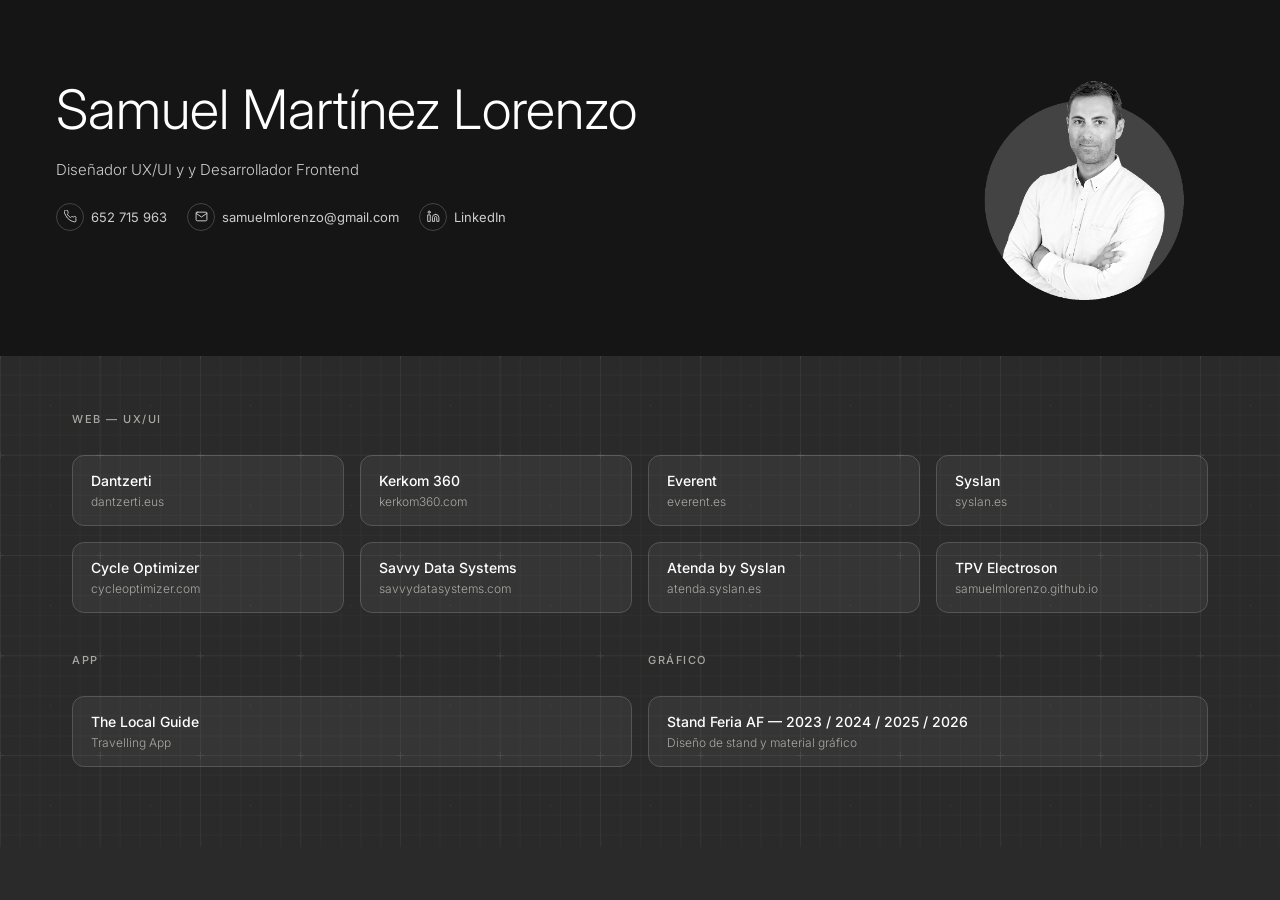
<file: index.html>
<!DOCTYPE html>
<html lang="es">
<head>
  <meta charset="UTF-8">
  <meta name="viewport" content="width=device-width, initial-scale=1.0, maximum-scale=1.0, user-scalable=no">
  <title>Samuel Martínez Lorenzo</title>
  <link href="favicon.svg" rel="shortcut icon" />
  
  <link href="https://fonts.googleapis.com/css2?family=Inter:wght@300;400;500&display=swap" rel="stylesheet">
  <!-- Estilos -->
  <link media="screen" href="estilos.css" rel="stylesheet" as="style" />

  <!-- JavaScript -->
  <script src="script.js" type="text/javascript"></script>
</head>

<body>

<header>
  <div class="container">
    <div class="header-right">
      <img src="samuel.png" alt="Samuel Martínez Lorenzo" title="Samuel Martínez Lorenzo" />
    </div>
    <div class="header-left">
      <h1>Samuel Martínez Lorenzo</h1>
      <p class="bio">Diseñador UX/UI y y Desarrollador Frontend</p>
      <div class="contact-links">
        <a href="tel:+34652715963">
          <span class="contact-icon">
            <svg viewBox="0 0 24 24"><path d="M22 16.92v3a2 2 0 01-2.18 2 19.79 19.79 0 01-8.63-3.07A19.5 19.5 0 013.07 9.81a19.79 19.79 0 01-3.07-8.63A2 2 0 012 .18h3a2 2 0 012 1.72 12.84 12.84 0 00.7 2.81 2 2 0 01-.45 2.11L6.09 7.91a16 16 0 006 6l1.27-1.27a2 2 0 012.11-.45 12.84 12.84 0 002.81.7A2 2 0 0122 14.92z"></path></svg>
          </span>
          652 715 963
        </a>
        <a href="mailto:samuelmlorenzo@gmail.com">
          <span class="contact-icon">
            <svg viewBox="0 0 24 24"><path d="M4 4h16c1.1 0 2 .9 2 2v12c0 1.1-.9 2-2 2H4c-1.1 0-2-.9-2-2V6c0-1.1.9-2 2-2z"></path><polyline points="22,6 12,13 2,6"></polyline></svg>
          </span>
          samuelmlorenzo@gmail.com
        </a>
        <a href="https://www.linkedin.com/in/samuel-martinez-lorenzo/" target="_blank" rel="noopener">
          <span class="contact-icon">
            <svg viewBox="0 0 24 24"><path d="M16 8a6 6 0 016 6v7h-4v-7a2 2 0 00-2-2 2 2 0 00-2 2v7h-4v-7a6 6 0 016-6zM2 9h4v12H2z"></path><circle cx="4" cy="4" r="2"></circle></svg>
          </span>
          LinkedIn
        </a>
      </div>
    </div>
  </div>
</header>

<div class="main-wrapper">
  <main>
    <div class="container">
      <div class="col-100">
        <p class="section-label">WEB — UX/UI</p>
        
        <div class="projects-grid" id="grid"></div>
      </div>
    </div>
  
    <div class="container" style="margin-top: 40px;">
      <div class="col-50">    
        <p class="section-label">APP</p>

        <div class="projects-grid">
          <div class="col-100">
            <a href="https://samuelmlorenzo.github.io/thelocalguide/" target="_blank" rel="noopener" class="project-card">
              <div class="card-body">
                <p class="card-name">The Local Guide</p>
                <p class="card-url">Travelling App</p>
              </div>
              <div class="card-arrow">
                <svg viewBox="0 0 24 24"><line x1="7" y1="17" x2="17" y2="7"></line><polyline points="7,7 17,7 17,17"></polyline></svg>
              </div>
            </a>
          </div>
        </div>
      </div>
  
      <div class="col-50">
        <p class="section-label">GRÁFICO</p>
        <a href="https://samuelmlorenzo.github.io/stand-savvy/" target="_blank" rel="noopener" class="project-card">
          <div class="card-body">
            <p class="card-name">Stand Feria AF — 2023 / 2024 / 2025 / 2026</p>
            <p class="card-url">Diseño de stand y material gráfico</p>
          </div>
          <div class="card-arrow">
            <svg viewBox="0 0 24 24"><line x1="7" y1="17" x2="17" y2="7"></line><polyline points="7,7 17,7 17,17"></polyline></svg>
          </div>
        </a>
      </div>
    </div>
  </main>
</div>

<!--
<footer>
  <span class="footer-name">Samuel Martínez Lorenzo</span>
  <span class="footer-year">© 2026</span>
</footer>
-->
  
</body>
</html>
</file>
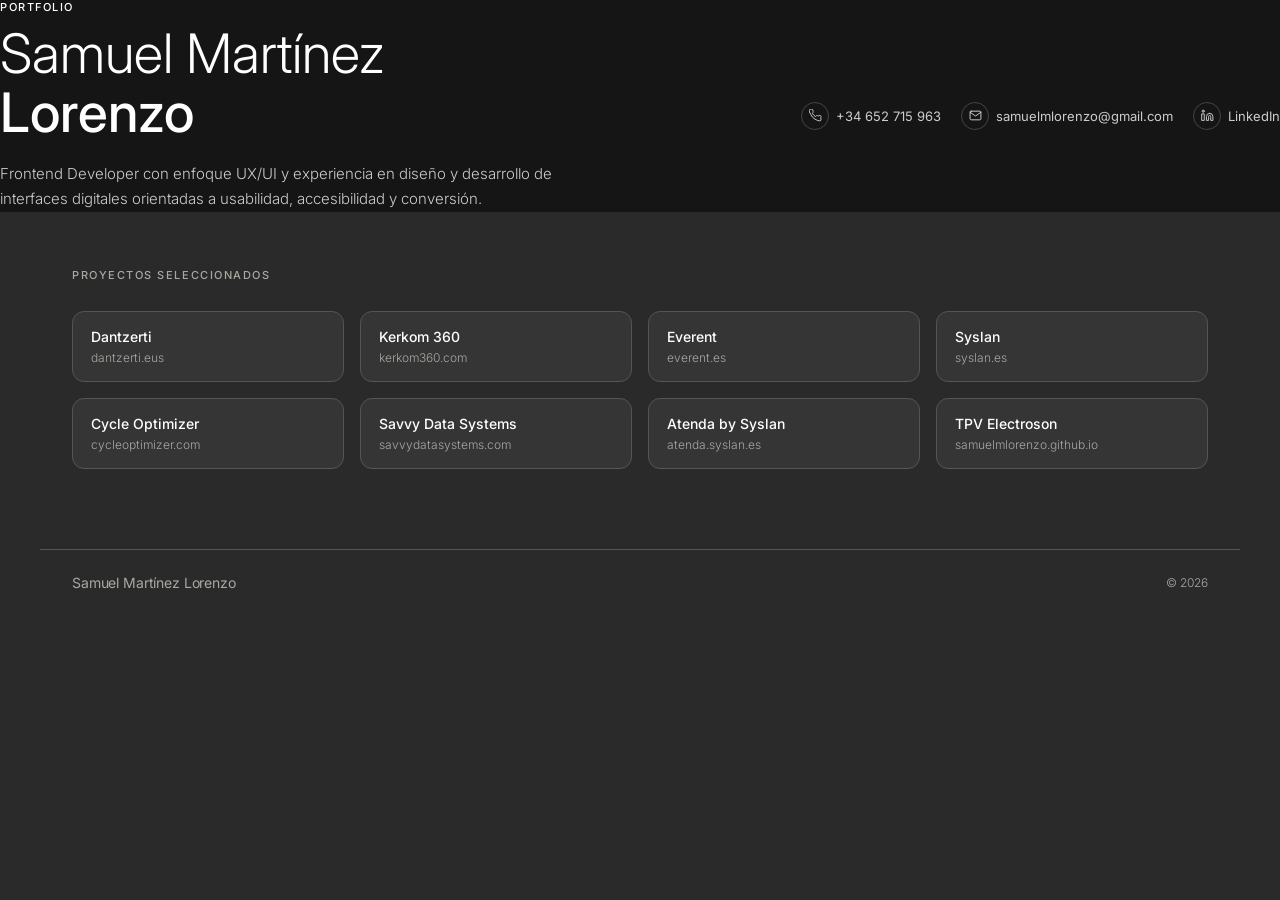
<file: portfolio.html>
<!DOCTYPE html>
<html lang="es">
<head>
  <meta charset="UTF-8">
  <meta name="viewport" content="width=device-width, initial-scale=1.0">
  <title>Samuel Martínez Lorenzo — Portfolio</title>
  <link href="https://fonts.googleapis.com/css2?family=Inter:wght@300;400;500&display=swap" rel="stylesheet">

  <!-- Estilos -->
  <link media="screen" href="estilos.css" rel="stylesheet" as="style" />

  <!-- JavaScript -->
  <script src="script.js" type="text/javascript"></script>
</head>

<body>

<header>
  <div class="header-left">
    <p class="eyebrow">Portfolio</p>
    <h1>Samuel Martínez<br><strong>Lorenzo</strong></h1>
    <p class="bio">Frontend Developer con enfoque UX/UI y experiencia en diseño y desarrollo de interfaces digitales orientadas a usabilidad, accesibilidad y conversión.</p>
  </div>
  <div class="contact-links">
    <a href="tel:+34652715963">
      <span class="contact-icon">
        <svg viewBox="0 0 24 24"><path d="M22 16.92v3a2 2 0 01-2.18 2 19.79 19.79 0 01-8.63-3.07A19.5 19.5 0 013.07 9.81a19.79 19.79 0 01-3.07-8.63A2 2 0 012 .18h3a2 2 0 012 1.72 12.84 12.84 0 00.7 2.81 2 2 0 01-.45 2.11L6.09 7.91a16 16 0 006 6l1.27-1.27a2 2 0 012.11-.45 12.84 12.84 0 002.81.7A2 2 0 0122 14.92z"></path></svg>
      </span>
      +34 652 715 963
    </a>
    <a href="mailto:samuelmlorenzo@gmail.com">
      <span class="contact-icon">
        <svg viewBox="0 0 24 24"><path d="M4 4h16c1.1 0 2 .9 2 2v12c0 1.1-.9 2-2 2H4c-1.1 0-2-.9-2-2V6c0-1.1.9-2 2-2z"></path><polyline points="22,6 12,13 2,6"></polyline></svg>
      </span>
      samuelmlorenzo@gmail.com
    </a>
    <a href="https://www.linkedin.com/in/samuel-martinez-lorenzo/" target="_blank" rel="noopener">
      <span class="contact-icon">
        <svg viewBox="0 0 24 24"><path d="M16 8a6 6 0 016 6v7h-4v-7a2 2 0 00-2-2 2 2 0 00-2 2v7h-4v-7a6 6 0 016-6zM2 9h4v12H2z"></path><circle cx="4" cy="4" r="2"></circle></svg>
      </span>
      LinkedIn
    </a>
  </div>
</header>

<main>
  <p class="section-label">Proyectos seleccionados</p>
  <div class="projects-grid" id="grid"></div>
</main>

<footer>
  <span class="footer-name">Samuel Martínez Lorenzo</span>
  <span class="footer-year">© 2026</span>
</footer>

</body>
</html>
</file>
<file: estilos.css>
*, *::before, *::after { box-sizing: border-box; margin: 0; padding: 0; }

  :root {
    --ink: #1A1A18;
    --ink-muted: #cccccc;
    --ink-faint: #A8A8A2;
    --accent: #ffffff;
    --accent-light: #aaaaaa;
    --border: rgba(255,255,255,0.20);
    --border-hover: rgba(255,255,255,0.22);
  }

  body {
    font-family: Inter, Helvetica, Arial, sans-serif;
    background: #2a2a2a;
    color: #ffffff;
    min-height: 100vh;
  }

  .container {
      width: 100%;
      max-width: 1200px;
      margin: 0 auto;
      display: flex;
      flex-wrap: wrap;
      gap: 16px;
  }

  .col-25 {
      width: calc(25% - 12px);
  }

  .col-50 {
    width: calc(50% - 8px);
  }

  .col-100 {
    width: 100%;
  }

  header, main, footer {
    width: 100%;
  }

  header {
    /*max-width: 1200px;
    margin: 0 auto;
    padding: 5rem 2rem 3.5rem;*/
    display: grid;
    grid-template-columns: 1fr auto;
    gap: 2rem;
    align-items: center;
    /*border-bottom: 0.5px solid rgba(255,255,255,0.8);*/
    background: #151515;
  }

  header .container {
      padding: 5rem 2rem 3.5rem;
      display: flex;
      flex-wrap: nowrap;
      flex-direction: row-reverse;
      justify-content: space-between;
  }

  .header-left .eyebrow {
    font-size: 11px;
    letter-spacing: 0.14em;
    text-transform: uppercase;
    color: var(--accent);
    font-weight: 500;
    margin-bottom: 0.6rem;
  }

  h1 {
    font-family: Inter, Helvetica, Arial, sans-serif;
    font-size: clamp(2.2rem, 5vw, 3.4rem);
    font-weight: 300;
    line-height: 1.1;
    color: #ffffff;
    margin-bottom: 1.1rem;
  }

  h1 strong {
    font-weight: 500;
  }

  .bio {
    font-size: 15px;
    line-height: 1.7;
    color: var(--ink-muted);
    max-width: 560px;
    font-weight: 300;
  }

  .contact-links {
    display: flex;
    flex-wrap: wrap;
    gap: 20px;
    margin-top: 20px;
  }

  .contact-links a {
    display: flex;
    align-items: center;
    gap: 7px;
    font-size: 13px;
    color: var(--ink-muted);
    text-decoration: none;
    transition: color 0.2s;
    font-weight: 400;
  }

  .contact-links a:hover { color: var(--accent); }

  .contact-icon {
    width: 28px;
    height: 28px;
    border-radius: 50%;
    border: 0.5px solid var(--border);
    display: flex;
    align-items: center;
    justify-content: center;
    flex-shrink: 0;
    transition: border-color 0.2s, background 0.2s;
  }

  .contact-links a:hover .contact-icon {
    border-color: var(--accent);
    /*background: var(--accent-light);*/
  }

  .contact-icon svg { width: 13px; height: 13px; stroke: currentColor; fill: none; stroke-width: 1.8; stroke-linecap: round; stroke-linejoin: round; }

  .header-left {
    padding-right: 40px;
  }

  .header-right {
    display: flex;
    justify-content: flex-end;
    align-items: flex-start;
  }

  .header-right img {
    max-height: 220px;
  }

  .main-wrapper {
    background-image: url('bg-10.svg');
    background-position: left -1px;
  }

  main {
    max-width: 1200px;
    margin: 0 auto;
    padding: 3.5rem 2rem 5rem;
  }

  .section-label {
    font-size: 11px;
    letter-spacing: 0.14em;
    text-transform: uppercase;
    color: var(--ink-faint);
    font-weight: 500;
    margin-bottom: 1.8rem;
  }

  .projects-grid {
    display: flex;
    flex-wrap: wrap;
    gap: 16px;
  }

  .project-card {
    /*background: white;*/
    border: 1px solid var(--border);
    border-radius: 12px;
    overflow: hidden;
    text-decoration: none;
    color: inherit;
    display: flex;
    flex-direction: column;
    transition: border-color 0.25s, transform 0.25s, box-shadow 0.25s;
    position: relative;
  }

  .project-card:hover {
    border-color: #ffffff;
    transform: translateY(-3px);
    box-shadow: 0 12px 32px rgba(0,0,0,0.1);
  }

  .card-preview {
    height: 130px;
    position: relative;
    overflow: hidden;
    background: var(--accent-light);
    display: none;
  }

  .card-preview-fallback {
    position: absolute;
    inset: 0;
    display: flex;
    align-items: center;
    justify-content: center;
    font-family: 'Helvetica Neue', Helvetica, Arial, sans-serif;
    font-size: 2rem;
    font-weight: 300;
    color: var(--accent);
    opacity: 0.35;
    letter-spacing: -0.02em;
  }

  .card-body {
    padding: 1rem 1.1rem 1rem;
    flex: 1;
    display: flex;
    flex-direction: column;
    gap: 4px;
    background-color: rgba(255, 255, 255, 0.05);
  }

  .card-name {
    font-size: 14px;
    font-weight: 500;
    color: #ffffff;
    line-height: 1.3;
  }

  .card-url {
    font-size: 12px;
    color: var(--ink-faint);
    font-weight: 300;
    overflow: hidden;
    text-overflow: ellipsis;
    white-space: nowrap;
  }

  .card-arrow {
    position: absolute;
    top: 14px;
    right: 14px;
    width: 26px;
    height: 26px;
    border-radius: 50%;
    /*background: white;*/
    border: 1px solid #ffffff;
    display: flex;
    align-items: center;
    justify-content: center;
    opacity: 0;
    transition: opacity 0.2s;
  }

  .card-arrow svg {
    width: 11px;
    height: 11px;
    stroke: #ffffff;
    fill: none;
    stroke-width: 2;
    stroke-linecap: round;
    stroke-linejoin: round;
  }

  .project-card:hover .card-arrow {
    opacity: 1;
  }

  footer {
    max-width: 1200px;
    margin: 0 auto;
    padding: 1.5rem 2rem 3rem;
    border-top: 0.5px solid var(--border);
    display: flex;
    align-items: center;
    justify-content: space-between;
  }

  .footer-name {
    font-size: 14px;
    font-weight: 400;
    color: var(--ink-faint);
    letter-spacing: -0.01em;
  }

  .footer-year {
    font-size: 12px;
    color: var(--ink-faint);
    font-weight: 300;
  }

@media screen and (max-width : 900px) {

  header .container {
    flex-wrap: wrap;
    justify-content: flex-end;
    padding-top: 2.5rem;
  }

  .header-right {
    padding-bottom: 20px;
  }

  .col-25 {
    width: calc(50% - 8px);
  }

  .col-50 {
    width: 100%;
  }
  
}

@media screen and (max-width : 575px) {

  .col-25 {
    width: 100%;
  }
  
}
</file>
